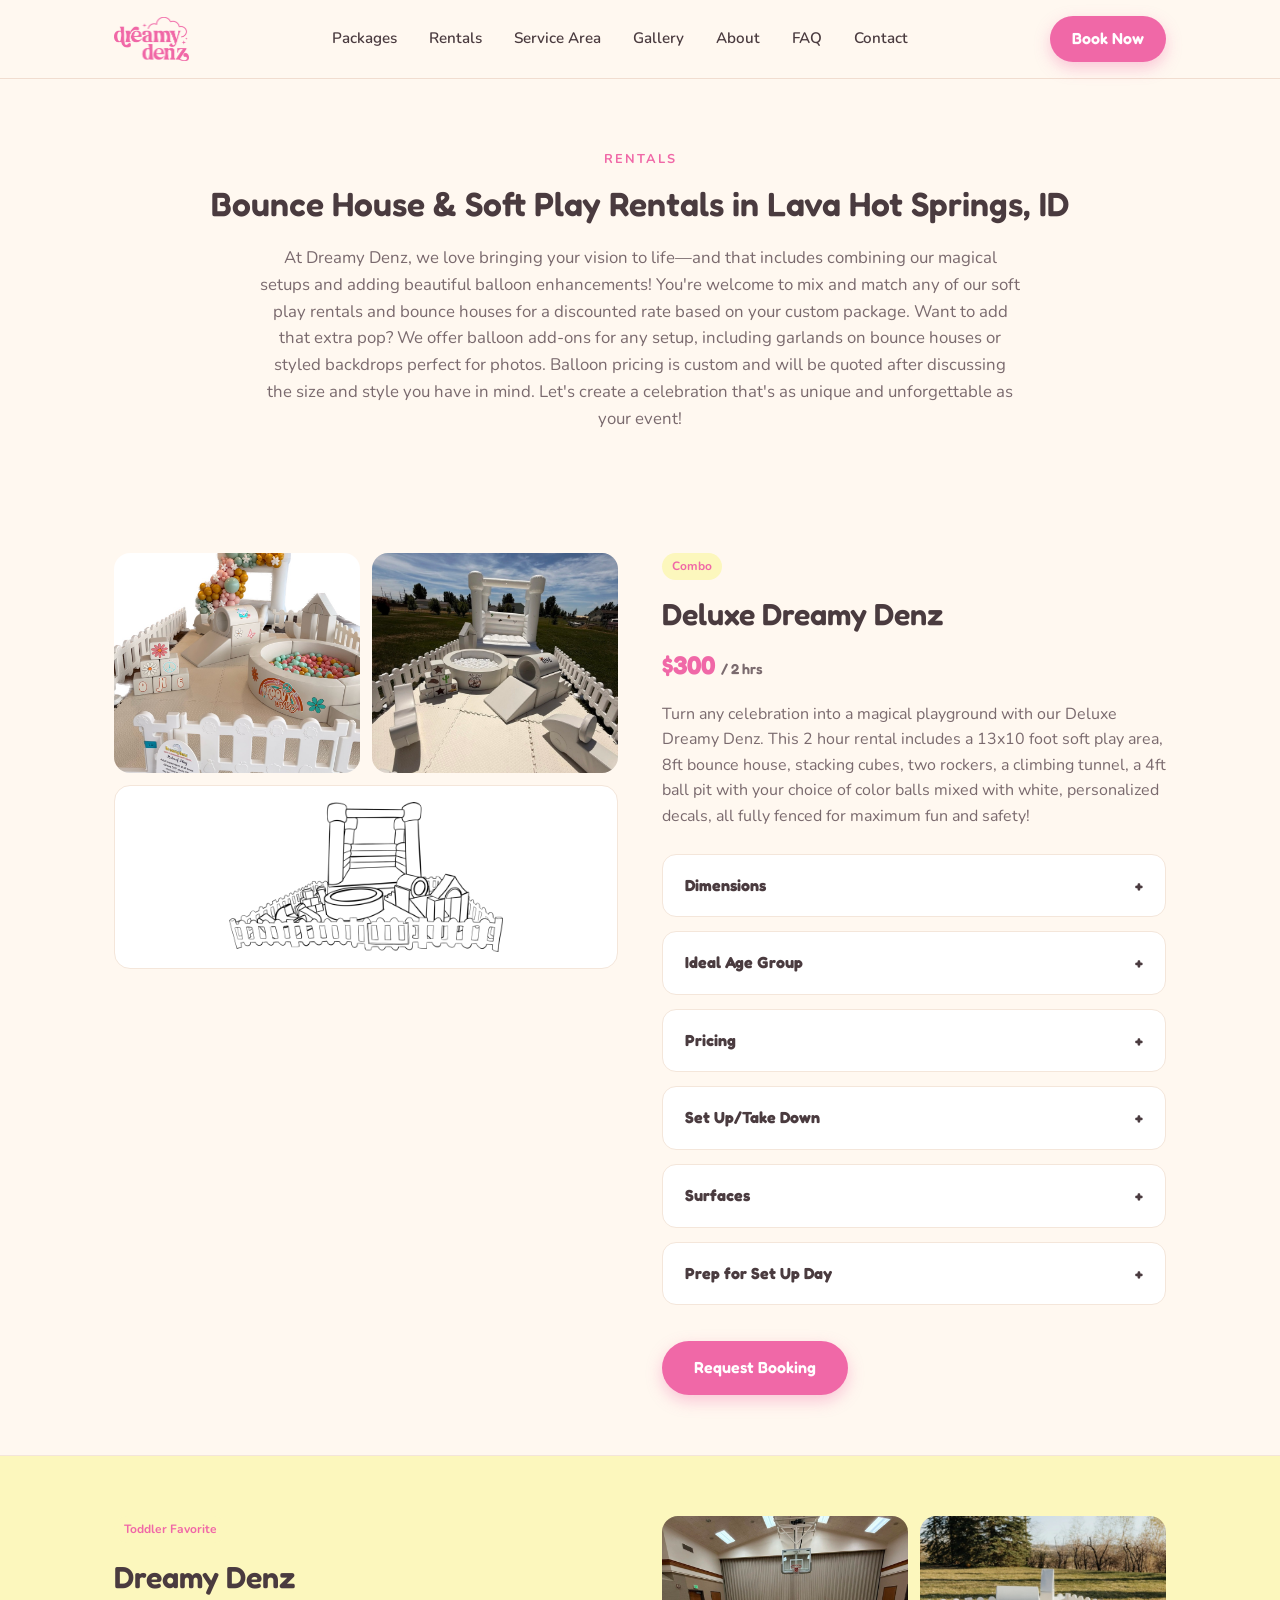
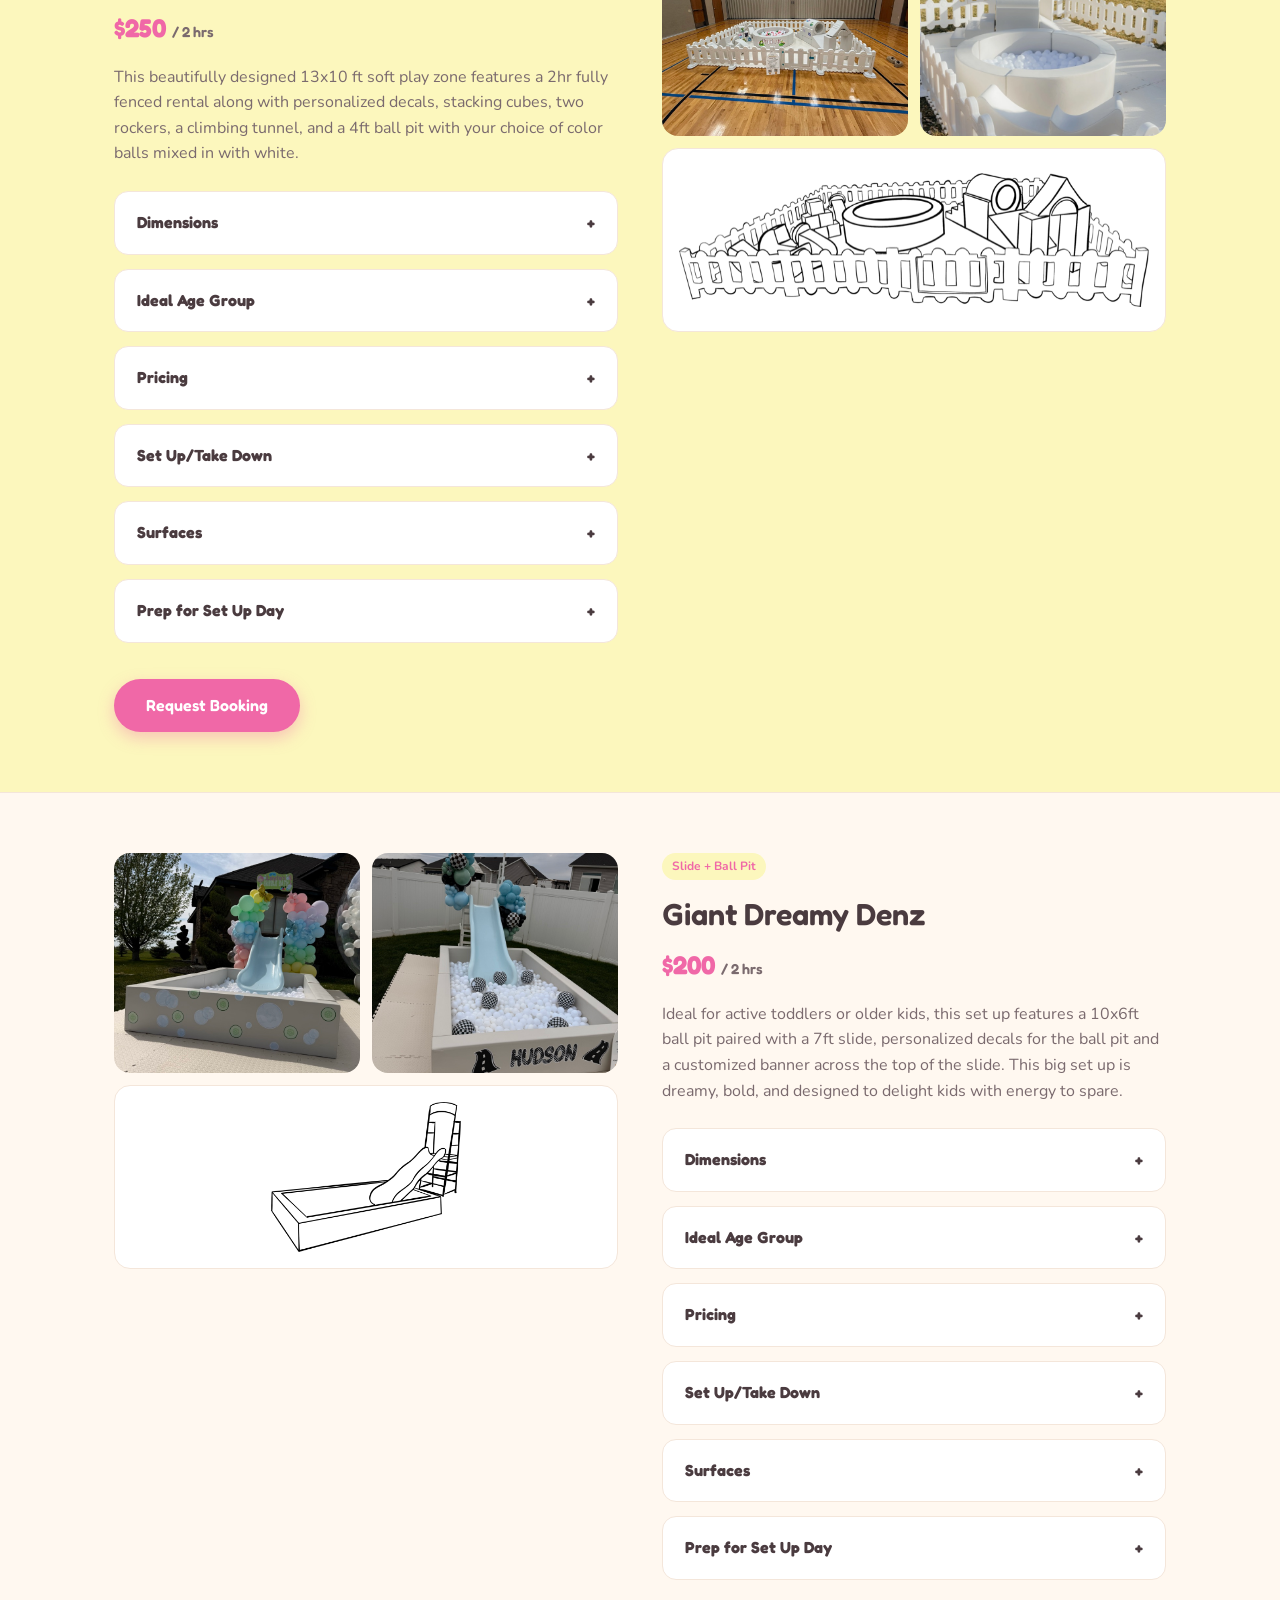
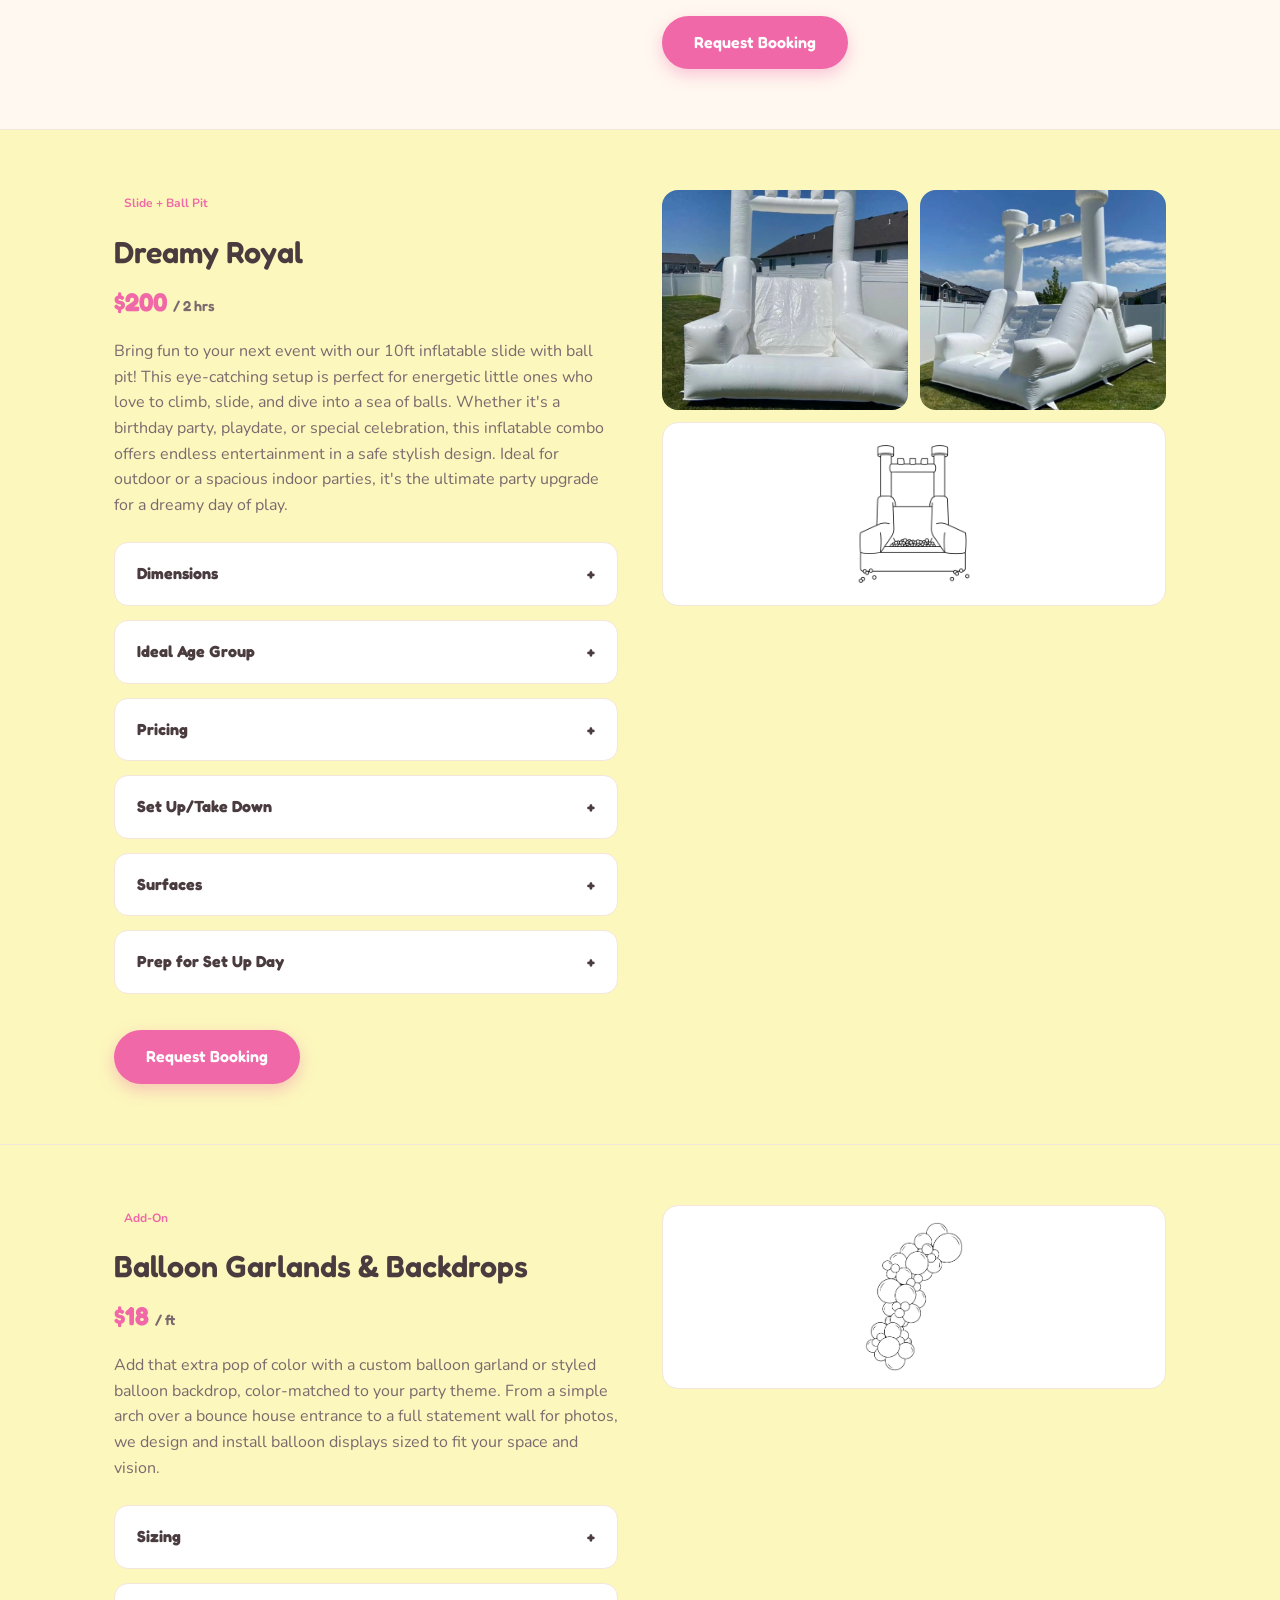
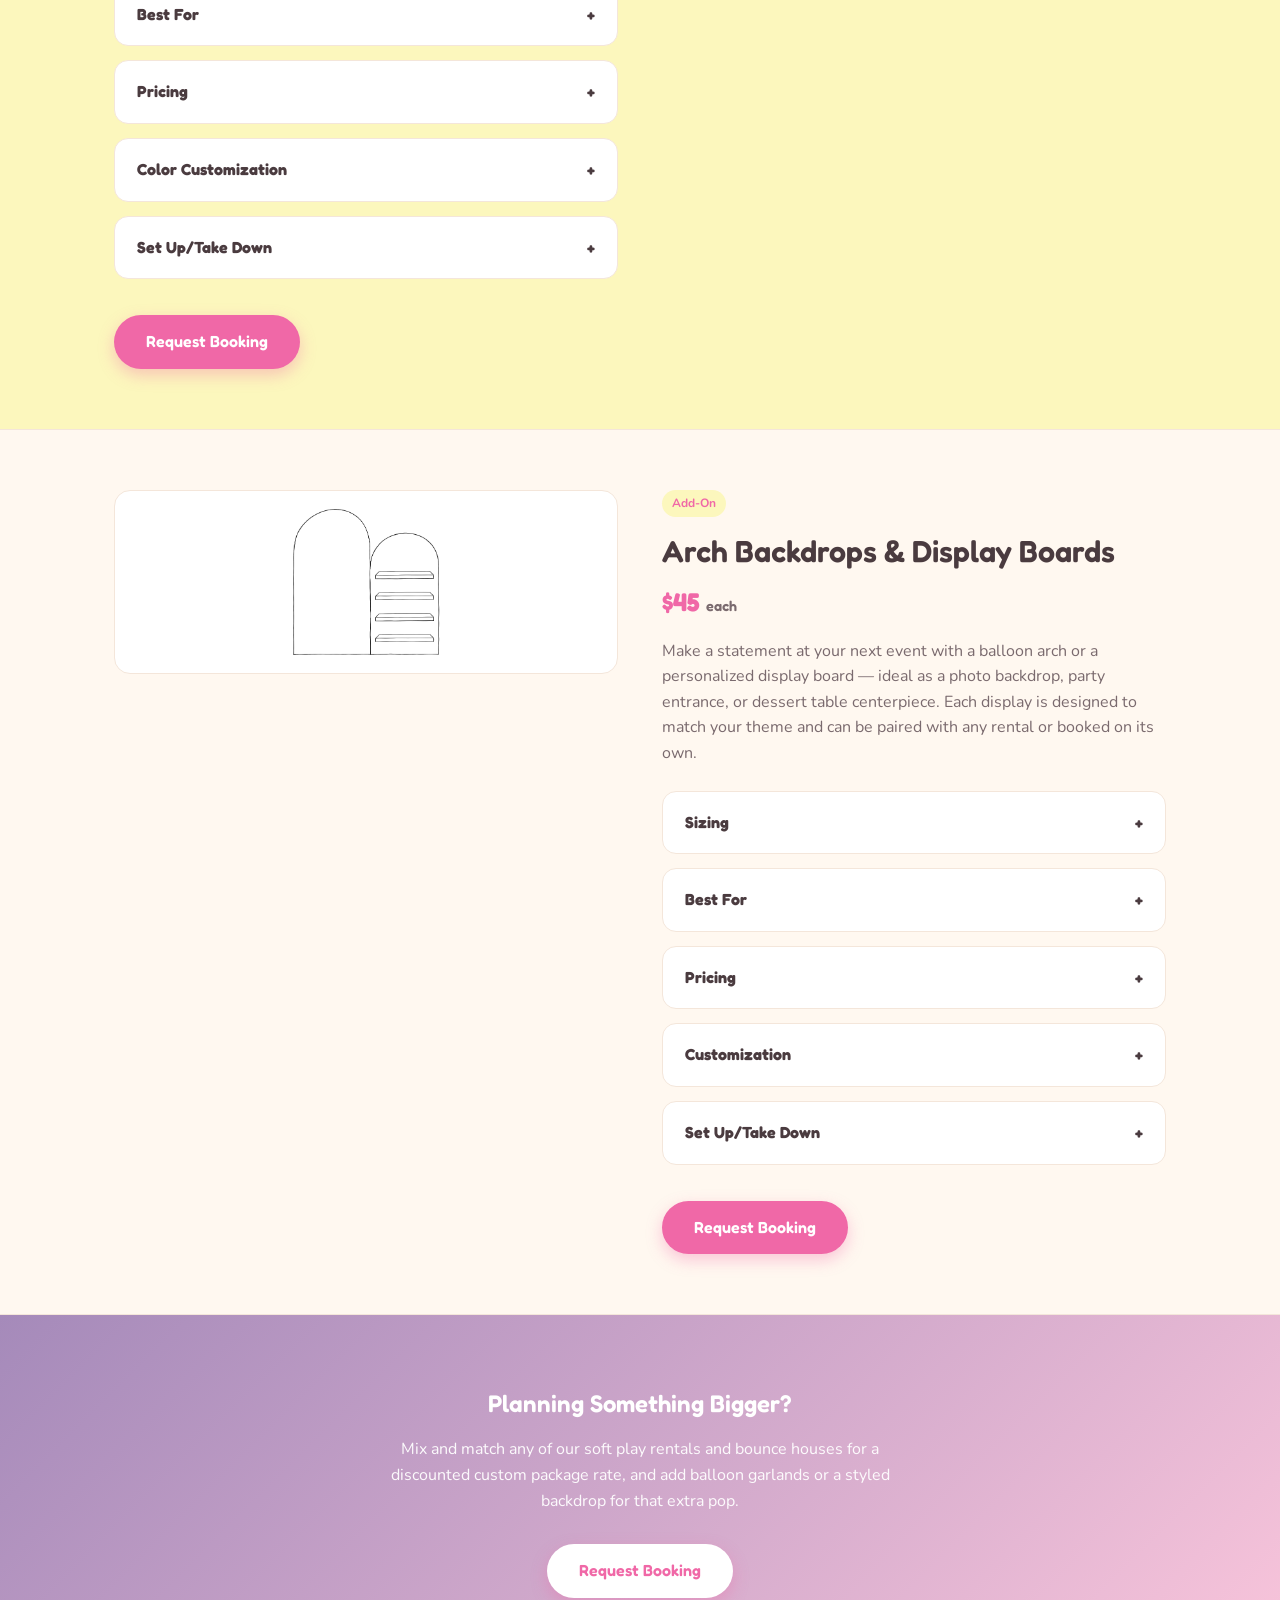
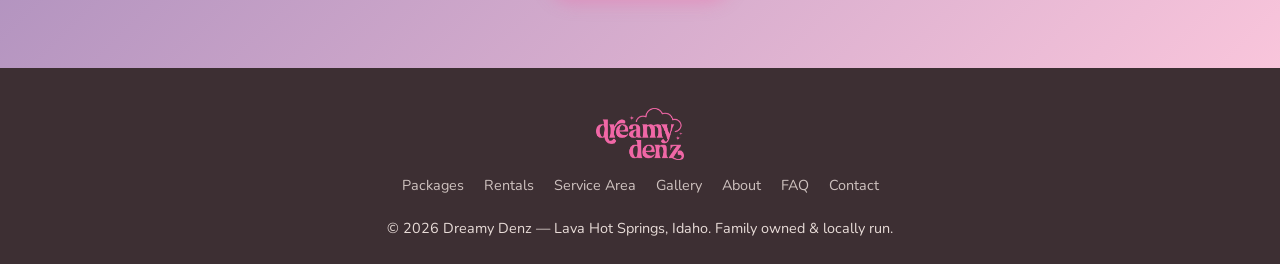
<file: rentals.html>
<!DOCTYPE html>
<html lang="en">
<head>
<meta charset="UTF-8">
<meta name="viewport" content="width=device-width, initial-scale=1.0">
<title>Bounce House &amp; Soft Play Rentals in Lava Hot Springs, ID | Dreamy Denz</title>
<meta name="description" content="Full details on Dreamy Denz's soft play, bounce house, and slide rentals in Lava Hot Springs, ID — dimensions, pricing, setup requirements, and more.">
<link rel="canonical" href="https://www.dreamydenz.org/rentals.html">

<link rel="icon" type="image/png" sizes="32x32" href="images/icons/favicon-32.png">
<link rel="icon" type="image/png" sizes="192x192" href="images/icons/icon-192.png">
<link rel="apple-touch-icon" href="images/icons/apple-touch-icon.png">

<meta property="og:type" content="website">
<meta property="og:site_name" content="Dreamy Denz">
<meta property="og:title" content="Bounce House & Soft Play Rentals in Lava Hot Springs, ID | Dreamy Denz">
<meta property="og:description" content="Full details on Dreamy Denz's soft play, bounce house, and slide rentals in Lava Hot Springs, ID — dimensions, pricing, setup requirements, and more.">
<meta property="og:url" content="https://www.dreamydenz.org/rentals.html">
<meta property="og:image" content="https://www.dreamydenz.org/images/og-image.jpg">
<meta property="og:image:width" content="1200">
<meta property="og:image:height" content="630">
<meta name="twitter:card" content="summary_large_image">
<meta name="twitter:title" content="Bounce House & Soft Play Rentals in Lava Hot Springs, ID | Dreamy Denz">
<meta name="twitter:description" content="Full details on Dreamy Denz's soft play, bounce house, and slide rentals in Lava Hot Springs, ID — dimensions, pricing, setup requirements, and more.">
<meta name="twitter:image" content="https://www.dreamydenz.org/images/og-image.jpg">

<link rel="preconnect" href="https://fonts.googleapis.com">
<link href="https://fonts.googleapis.com/css2?family=Fredoka:wght@500;600;700&family=Nunito:wght@400;600;700&display=swap" rel="stylesheet">
<link rel="stylesheet" href="css/style.css">
</head>
<body>

<header>
  <nav>
    <a href="index.html#top" class="logo"><img src="images/logo.png" alt="Dreamy Denz" width="1201" height="703"></a>
    <div class="nav-links">
      <a href="index.html#packages">Packages</a>
      <a href="rentals.html">Rentals</a>
      <a href="index.html#area">Service Area</a>
      <a href="index.html#gallery">Gallery</a>
      <a href="index.html#about">About</a>
      <a href="index.html#faq">FAQ</a>
      <a href="index.html#contact">Contact</a>
    </div>
    <a href="index.html#contact" class="btn nav-cta" style="padding:10px 22px;">Book Now</a>
    <button class="burger" aria-label="Toggle menu">☰</button>
  </nav>
  <div class="mobile-menu" id="mmenu">
    <a href="index.html#packages">Packages</a>
    <a href="rentals.html">Rentals</a>
    <a href="index.html#area">Service Area</a>
    <a href="index.html#gallery">Gallery</a>
    <a href="index.html#about">About</a>
    <a href="index.html#faq">FAQ</a>
    <a href="index.html#contact">Contact &amp; Booking</a>
  </div>
</header>

<section class="rentals-hero">
  <div class="container">
    <p class="section-label center">Rentals</p>
    <h1 class="section-title center">Bounce House &amp; Soft Play Rentals in Lava Hot Springs, ID</h1>
    <p class="section-sub center" style="max-width:760px;">At Dreamy Denz, we love bringing your vision to life—and that includes combining our magical setups and adding beautiful balloon enhancements! You're welcome to mix and match any of our soft play rentals and bounce houses for a discounted rate based on your custom package. Want to add that extra pop? We offer balloon add-ons for any setup, including garlands on bounce houses or styled backdrops perfect for photos. Balloon pricing is custom and will be quoted after discussing the size and style you have in mind. Let's create a celebration that's as unique and unforgettable as your event!</p>
  </div>
</section>

<section class="rental-item" id="deluxe">
  <div class="container rental-wrap">
    <div class="rental-gallery">
      <img src="images/rentals/deluxe-1.jpg" alt="Deluxe Dreamy Denz indoor soft play and bounce house combo" loading="lazy" width="936" height="1000">
      <img src="images/rentals/deluxe-2.jpg" alt="Deluxe Dreamy Denz outdoor rodeo-themed bounce house, soft play, and ball pit" loading="lazy" width="750" height="1000">
      <div class="diagram"><img src="images/rentals/deluxe-diagram.png" alt="Deluxe Dreamy Denz layout diagram" loading="lazy" width="700" height="382"></div>
    </div>
    <div class="rental-info">
      <span class="tag">Combo</span>
      <h2>Deluxe Dreamy Denz</h2>
      <p class="price">$300 <span>/ 2 hrs</span></p>
      <p class="desc">Turn any celebration into a magical playground with our Deluxe Dreamy Denz. This 2 hour rental includes a 13x10 foot soft play area, 8ft bounce house, stacking cubes, two rockers, a climbing tunnel, a 4ft ball pit with your choice of color balls mixed with white, personalized decals, all fully fenced for maximum fun and safety!</p>

      <div class="faq-item">
        <div class="faq-q">Dimensions <span class="faq-icon">+</span></div>
        <div class="faq-a">Soft play is 13x10ft, the bounce house is a separate 8x10 feet which can be separated or together in either side of the soft play area.</div>
      </div>
      <div class="faq-item">
        <div class="faq-q">Ideal Age Group <span class="faq-icon">+</span></div>
        <div class="faq-a">Ages 0-5</div>
      </div>
      <div class="faq-item">
        <div class="faq-q">Pricing <span class="faq-icon">+</span></div>
        <div class="faq-a">$300 for 2 Hour Rental</div>
      </div>
      <div class="faq-item">
        <div class="faq-q">Set Up/Take Down <span class="faq-icon">+</span></div>
        <div class="faq-a">Requires an hour and a half for set up and an hour for take down.</div>
      </div>
      <div class="faq-item">
        <div class="faq-q">Surfaces <span class="faq-icon">+</span></div>
        <div class="faq-a">We will need to know if the set up will be indoor/outdoor. If it will be on grass, concrete, carpet, etc. Unfortunately we cannot set up on gravel, dirt, rocks, or sand. This set up requires a flat, mostly level surface and a plug in outlet within 50-100ft.</div>
      </div>
      <div class="faq-item">
        <div class="faq-q">Prep for Set Up Day <span class="faq-icon">+</span></div>
        <div class="faq-a">To ensure a seamless set up process we kindly ask for you to clean any debris, furniture, toys, and pet waste. We also recommend shutting off sprinklers the night before if you have a sprinkler system as well as ensure a close spot for our trailer to where you want set up.</div>
      </div>

      <a href="index.html#contact" class="btn">Request Booking</a>
    </div>
  </div>
</section>

<section class="rental-item" id="dreamy-denz" style="background:var(--cream-2);">
  <div class="container rental-wrap reverse">
    <div class="rental-gallery">
      <img src="images/rentals/dreamy-denz-1.jpg" alt="Dreamy Denz indoor soft play set" loading="lazy" width="1000" height="750">
      <img src="images/rentals/dreamy-denz-2.jpg" alt="Dreamy Denz outdoor soft play set" loading="lazy" width="666" height="1000">
      <div class="diagram"><img src="images/rentals/dreamy-denz-diagram.png" alt="Dreamy Denz layout diagram" loading="lazy" width="700" height="200"></div>
    </div>
    <div class="rental-info">
      <span class="tag">Toddler Favorite</span>
      <h2>Dreamy Denz</h2>
      <p class="price">$250 <span>/ 2 hrs</span></p>
      <p class="desc">This beautifully designed 13x10 ft soft play zone features a 2hr fully fenced rental along with personalized decals, stacking cubes, two rockers, a climbing tunnel, and a 4ft ball pit with your choice of color balls mixed in with white.</p>

      <div class="faq-item">
        <div class="faq-q">Dimensions <span class="faq-icon">+</span></div>
        <div class="faq-a">13' x 10'</div>
      </div>
      <div class="faq-item">
        <div class="faq-q">Ideal Age Group <span class="faq-icon">+</span></div>
        <div class="faq-a">Ages 0-5</div>
      </div>
      <div class="faq-item">
        <div class="faq-q">Pricing <span class="faq-icon">+</span></div>
        <div class="faq-a">$250 for 2 Hour Rental</div>
      </div>
      <div class="faq-item">
        <div class="faq-q">Set Up/Take Down <span class="faq-icon">+</span></div>
        <div class="faq-a">Requires an hour and a half for set up and an hour for take down.</div>
      </div>
      <div class="faq-item">
        <div class="faq-q">Surfaces <span class="faq-icon">+</span></div>
        <div class="faq-a">We will need to know if the set up will be indoor/outdoor. If it will be on grass, concrete, carpet, etc. Unfortunately we cannot set up on gravel, dirt, rocks, or sand. This set up requires a flat, mostly level surface.</div>
      </div>
      <div class="faq-item">
        <div class="faq-q">Prep for Set Up Day <span class="faq-icon">+</span></div>
        <div class="faq-a">To ensure a seamless set up process we kindly ask for you to clean any debris, furniture, toys, and pet waste. We also recommend shutting off sprinklers the night before if you have a sprinkler system.</div>
      </div>

      <a href="index.html#contact" class="btn">Request Booking</a>
    </div>
  </div>
</section>

<section class="rental-item" id="giant">
  <div class="container rental-wrap">
    <div class="rental-gallery">
      <img src="images/gallery/bubble-bath-slide.jpg" alt="Giant Dreamy Denz bubble-themed ball pit and slide" loading="lazy" width="1000" height="750">
      <img src="images/gallery/race-car-ball-pit.jpg" alt="Giant Dreamy Denz race car-themed ball pit and slide" loading="lazy" width="1000" height="750">
      <div class="diagram"><img src="images/rentals/giant-diagram.png" alt="Giant Dreamy Denz layout diagram" loading="lazy" width="700" height="552"></div>
    </div>
    <div class="rental-info">
      <span class="tag">Slide + Ball Pit</span>
      <h2>Giant Dreamy Denz</h2>
      <p class="price">$200 <span>/ 2 hrs</span></p>
      <p class="desc">Ideal for active toddlers or older kids, this set up features a 10x6ft ball pit paired with a 7ft slide, personalized decals for the ball pit and a customized banner across the top of the slide. This big set up is dreamy, bold, and designed to delight kids with energy to spare.</p>

      <div class="faq-item">
        <div class="faq-q">Dimensions <span class="faq-icon">+</span></div>
        <div class="faq-a">15' x 9', slide is 12ft tall</div>
      </div>
      <div class="faq-item">
        <div class="faq-q">Ideal Age Group <span class="faq-icon">+</span></div>
        <div class="faq-a">Ages 2+</div>
      </div>
      <div class="faq-item">
        <div class="faq-q">Pricing <span class="faq-icon">+</span></div>
        <div class="faq-a">$200 for 2 Hour Rental</div>
      </div>
      <div class="faq-item">
        <div class="faq-q">Set Up/Take Down <span class="faq-icon">+</span></div>
        <div class="faq-a">Requires an hour and a half for set up and an hour for take down.</div>
      </div>
      <div class="faq-item">
        <div class="faq-q">Surfaces <span class="faq-icon">+</span></div>
        <div class="faq-a">We will need to know if the set up will be indoor/outdoor. If it will be on grass, concrete, carpet, etc. Unfortunately we cannot set up on gravel, dirt, rocks, or sand. This set up requires a flat, mostly level surface.</div>
      </div>
      <div class="faq-item">
        <div class="faq-q">Prep for Set Up Day <span class="faq-icon">+</span></div>
        <div class="faq-a">To ensure a seamless set up process we kindly ask for you to clean any debris, furniture, toys, and pet waste. We also recommend shutting off sprinklers the night before if you have a sprinkler system as well as ensure a close spot for our trailer to where you want set up.</div>
      </div>

      <a href="index.html#contact" class="btn">Request Booking</a>
    </div>
  </div>
</section>

<section class="rental-item" id="royal" style="background:var(--cream-2);">
  <div class="container rental-wrap reverse">
    <div class="rental-gallery">
      <img src="images/rentals/royal-1.jpg" alt="Dreamy Royal inflatable slide and ball pit" loading="lazy" width="791" height="1000">
      <img src="images/rentals/royal-2.jpg" alt="Dreamy Royal inflatable slide and ball pit, angled view" loading="lazy" width="793" height="1000">
      <div class="diagram"><img src="images/rentals/royal-diagram.png" alt="Dreamy Royal layout diagram" loading="lazy" width="700" height="700"></div>
    </div>
    <div class="rental-info">
      <span class="tag">Slide + Ball Pit</span>
      <h2>Dreamy Royal</h2>
      <p class="price">$200 <span>/ 2 hrs</span></p>
      <p class="desc">Bring fun to your next event with our 10ft inflatable slide with ball pit! This eye-catching setup is perfect for energetic little ones who love to climb, slide, and dive into a sea of balls. Whether it's a birthday party, playdate, or special celebration, this inflatable combo offers endless entertainment in a safe stylish design. Ideal for outdoor or a spacious indoor parties, it's the ultimate party upgrade for a dreamy day of play.</p>

      <div class="faq-item">
        <div class="faq-q">Dimensions <span class="faq-icon">+</span></div>
        <div class="faq-a">12ft long x 10ft tall x 10ft wide</div>
      </div>
      <div class="faq-item">
        <div class="faq-q">Ideal Age Group <span class="faq-icon">+</span></div>
        <div class="faq-a">Ages 3+</div>
      </div>
      <div class="faq-item">
        <div class="faq-q">Pricing <span class="faq-icon">+</span></div>
        <div class="faq-a">$200 for 2 Hour Rental</div>
      </div>
      <div class="faq-item">
        <div class="faq-q">Set Up/Take Down <span class="faq-icon">+</span></div>
        <div class="faq-a">Requires an hour for set up and take down.</div>
      </div>
      <div class="faq-item">
        <div class="faq-q">Surfaces <span class="faq-icon">+</span></div>
        <div class="faq-a">We will need to know if the set up will be indoor/outdoor. If it will be on grass, concrete, carpet, etc. Unfortunately we cannot set up on gravel, dirt, rocks, or sand. This set up requires a flat, mostly level surface and a plug in outlet within 50-100ft.</div>
      </div>
      <div class="faq-item">
        <div class="faq-q">Prep for Set Up Day <span class="faq-icon">+</span></div>
        <div class="faq-a">To ensure a seamless set up process we kindly ask for you to clean any debris, furniture, toys, and pet waste. We also recommend shutting off sprinklers the night before if you have a sprinkler system as well as ensure a close spot for our trailer to where you want set up.</div>
      </div>

      <a href="index.html#contact" class="btn">Request Booking</a>
    </div>
  </div>
</section>

<section class="rental-item" id="balloons" style="background:var(--cream-2);">
  <div class="container rental-wrap reverse">
    <div class="rental-gallery">
      <div class="diagram"><img src="images/rentals/balloon-diagram.png" alt="Balloon garland diagram" loading="lazy" width="945" height="1435"></div>
    </div>
    <div class="rental-info">
      <span class="tag">Add-On</span>
      <h2>Balloon Garlands &amp; Backdrops</h2>
      <p class="price">$18 <span>/ ft</span></p>
      <p class="desc">Add that extra pop of color with a custom balloon garland or styled balloon backdrop, color-matched to your party theme. From a simple arch over a bounce house entrance to a full statement wall for photos, we design and install balloon displays sized to fit your space and vision.</p>

      <div class="faq-item">
        <div class="faq-q">Sizing <span class="faq-icon">+</span></div>
        <div class="faq-a">Garlands and backdrops are custom-sized to your space — let us know the area you'd like covered and we'll recommend a length.</div>
      </div>
      <div class="faq-item">
        <div class="faq-q">Best For <span class="faq-icon">+</span></div>
        <div class="faq-a">Adding a pop of color to any bounce house or soft play rental, or as a standalone backdrop for photos and dessert tables.</div>
      </div>
      <div class="faq-item">
        <div class="faq-q">Pricing <span class="faq-icon">+</span></div>
        <div class="faq-a">$18 per foot. Final pricing is quoted after we discuss the size, style, and color palette you have in mind.</div>
      </div>
      <div class="faq-item">
        <div class="faq-q">Color Customization <span class="faq-icon">+</span></div>
        <div class="faq-a">Tell us your party colors or theme and we'll design a matching garland — any palette works.</div>
      </div>
      <div class="faq-item">
        <div class="faq-q">Set Up/Take Down <span class="faq-icon">+</span></div>
        <div class="faq-a">Installed same day as your rental delivery, or on its own for standalone bookings. Outdoor displays typically hold up for 1-3 days depending on weather.</div>
      </div>

      <a href="index.html#contact" class="btn">Request Booking</a>
    </div>
  </div>
</section>

<section class="rental-item" id="arch-display">
  <div class="container rental-wrap">
    <div class="rental-gallery">
      <div class="diagram"><img src="images/rentals/arch-diagram.png" alt="Arch backdrop and display board diagram" loading="lazy" width="930" height="928"></div>
    </div>
    <div class="rental-info">
      <span class="tag">Add-On</span>
      <h2>Arch Backdrops &amp; Display Boards</h2>
      <p class="price">$45 <span>each</span></p>
      <p class="desc">Make a statement at your next event with a balloon arch or a personalized display board — ideal as a photo backdrop, party entrance, or dessert table centerpiece. Each display is designed to match your theme and can be paired with any rental or booked on its own.</p>

      <div class="faq-item">
        <div class="faq-q">Sizing <span class="faq-icon">+</span></div>
        <div class="faq-a">Arches and boards are sized to fit your space — let us know your preferred spot and we'll recommend dimensions.</div>
      </div>
      <div class="faq-item">
        <div class="faq-q">Best For <span class="faq-icon">+</span></div>
        <div class="faq-a">Photo backdrops, party entrances, dessert tables, and welcome displays.</div>
      </div>
      <div class="faq-item">
        <div class="faq-q">Pricing <span class="faq-icon">+</span></div>
        <div class="faq-a">$45 each — the arch and the display board are priced separately. Get both for $80.</div>
      </div>
      <div class="faq-item">
        <div class="faq-q">Customization <span class="faq-icon">+</span></div>
        <div class="faq-a">Personalized with names, ages, or theme colors on request.</div>
      </div>
      <div class="faq-item">
        <div class="faq-q">Set Up/Take Down <span class="faq-icon">+</span></div>
        <div class="faq-a">Delivered, set up, and styled on-site — typically installed alongside your rental delivery.</div>
      </div>

      <a href="index.html#contact" class="btn">Request Booking</a>
    </div>
  </div>
</section>

<section class="cta-band" id="contact">
  <div class="container">
    <h2>Planning Something Bigger?</h2>
    <p>Mix and match any of our soft play rentals and bounce houses for a discounted custom package rate, and add balloon garlands or a styled backdrop for that extra pop.</p>
    <a href="index.html#contact" class="btn" style="background:#fff;color:var(--pink-dark);">Request Booking</a>
  </div>
</section>

<footer>
  <div class="container">
    <img class="footer-logo" src="images/logo.png" alt="Dreamy Denz" width="1201" height="703">
    <div class="footer-links">
      <a href="index.html#packages">Packages</a>
      <a href="rentals.html">Rentals</a>
      <a href="index.html#area">Service Area</a>
      <a href="index.html#gallery">Gallery</a>
      <a href="index.html#about">About</a>
      <a href="index.html#faq">FAQ</a>
      <a href="index.html#contact">Contact</a>
    </div>
    <p>&copy; 2026 Dreamy Denz — Lava Hot Springs, Idaho. Family owned &amp; locally run.</p>
  </div>
</footer>

<script src="js/main.js"></script>
</body>
</html>
</file>
<file: css/style.css>
:root{
  --pink:#f9c5db;      /* Bubblegum */
  --pink-dark:#f068a7; /* Blossom */
  --lavender:#a58aba;  /* Lavender */
  --sky:#ddf1ef;       /* Breeze */
  --cream:#fff8f0;
  --cream-2:#fcf7bd;   /* Lemonade */
  --text:#4a3b3f;
  --text-light:#7a6a6e;
}
*{box-sizing:border-box;margin:0;padding:0;}
body{
  font-family:'Nunito',sans-serif;
  color:var(--text);
  background:var(--cream);
  line-height:1.6;
}
h1,h2,h3,h4{font-family:'Fredoka',sans-serif;font-weight:600;}
a{text-decoration:none;color:inherit;}
img{max-width:100%;display:block;}
.container{max-width:1100px;margin:0 auto;padding:0 24px;}
.btn{
  display:inline-block;
  background:var(--pink-dark);
  color:#fff;
  padding:14px 32px;
  border-radius:50px;
  font-family:'Fredoka',sans-serif;
  font-weight:600;
  font-size:1rem;
  transition:transform .15s ease, box-shadow .15s ease;
  box-shadow:0 6px 16px rgba(240,104,167,.35);
}
.btn:hover{transform:translateY(-2px);}
.btn-outline{
  background:transparent;
  border:2px solid #fff;
  color:#fff;
  box-shadow:none;
}
.section-label{
  text-transform:uppercase;
  letter-spacing:2px;
  font-size:.8rem;
  font-weight:700;
  color:var(--pink-dark);
  margin-bottom:8px;
}
.section-title{font-size:2.1rem;margin-bottom:14px;}
.section-sub{color:var(--text-light);max-width:620px;margin-bottom:40px;font-size:1.05rem;}
.center{text-align:center;margin-left:auto;margin-right:auto;}

/* HEADER */
header{
  position:sticky;top:0;z-index:50;
  background:rgba(255,248,240,.92);
  backdrop-filter:blur(6px);
  border-bottom:1px solid #f1ddd0;
}
nav{
  display:flex;align-items:center;justify-content:space-between;
  padding:16px 24px;max-width:1100px;margin:0 auto;
}
.logo{
  font-family:'Fredoka',sans-serif;font-size:1.5rem;font-weight:700;
  color:var(--pink-dark);display:flex;align-items:center;gap:8px;
}
.logo img{height:44px;width:auto;display:block;}
.nav-links{display:none;gap:28px;font-weight:600;font-size:.95rem;}
.nav-links a{padding:6px 2px;border-bottom:2px solid transparent;transition:border-color .15s;}
.nav-links a:hover{border-color:var(--pink-dark);}
@media(min-width:820px){.nav-links{display:flex;}}
.nav-cta{display:none;}
@media(min-width:820px){.nav-cta{display:inline-block;}}
.burger{display:block;font-size:1.6rem;background:none;border:none;cursor:pointer;color:var(--pink-dark);}
@media(min-width:820px){.burger{display:none;}}
.mobile-menu{
  display:none;flex-direction:column;gap:2px;
  background:var(--cream);border-top:1px solid #f1ddd0;
}
.mobile-menu.open{display:flex;}
.mobile-menu a{padding:14px 24px;font-weight:600;border-bottom:1px solid #f1ddd0;}

/* HERO */
.hero{
  background:
    linear-gradient(135deg,rgba(249,197,219,.85) 0%,rgba(165,138,186,.85) 55%,rgba(221,241,239,.85) 100%),
    url('../images/hero.jpg') center 30%/cover no-repeat;
  color:#fff;padding:90px 0 110px;text-align:center;position:relative;overflow:hidden;
}
.hero::after{
  content:"";position:absolute;bottom:-2px;left:0;right:0;height:60px;
  background:var(--cream);
  clip-path:polygon(0 100%,100% 100%,100% 0,0 100%);
}
.hero h1{font-size:2.8rem;margin-bottom:18px;text-shadow:0 3px 12px rgba(0,0,0,.12);}
.hero p{font-size:1.2rem;max-width:600px;margin:0 auto 32px;opacity:.96;}
.hero-btns{display:flex;gap:16px;justify-content:center;flex-wrap:wrap;}
@media(max-width:600px){.hero h1{font-size:2.1rem;}}

/* BADGES STRIP */
.badges{
  display:flex;flex-wrap:wrap;gap:20px;justify-content:center;
  padding:36px 24px 10px;font-weight:700;color:var(--text-light);font-size:.95rem;
}
.badges span{background:var(--cream-2);padding:10px 18px;border-radius:30px;}

section{padding:70px 0;}

/* PACKAGES */
.cards{display:grid;grid-template-columns:repeat(auto-fit,minmax(250px,1fr));gap:24px;}
.card{
  background:#fff;border-radius:20px;padding:30px 26px;position:relative;
  box-shadow:0 10px 30px rgba(74,59,63,.08);
  border:1px solid #f4e6da;display:flex;flex-direction:column;
}
.card.featured{border:2px solid var(--pink-dark);}
.card.featured::before{
  content:"MOST POPULAR";position:absolute;top:-13px;left:50%;transform:translateX(-50%);
  background:var(--pink-dark);color:#fff;font-size:.7rem;font-weight:700;
  padding:5px 14px;border-radius:20px;letter-spacing:1px;
}
.card-img{
  height:130px;border-radius:14px;margin-bottom:18px;overflow:visible;
  display:flex;align-items:center;justify-content:center;font-size:2.4rem;
}
.card-img img{height:155px;width:auto;object-fit:contain;}
.c1{background:var(--pink);}
.c2{background:var(--lavender);}
.c3{background:var(--sky);}
.c4{background:#ffc266;}
.c5{background:var(--pink-dark);}
.c6{background:linear-gradient(135deg,#cdecea,#a9d8d4);}
.card{transition:transform .15s ease, box-shadow .15s ease;}
.card:hover{transform:translateY(-4px);box-shadow:0 14px 34px rgba(74,59,63,.14);}
.card h3{font-size:1.25rem;margin-bottom:4px;}
.card .price{
  font-family:'Fredoka',sans-serif;color:var(--pink-dark);font-size:1.6rem;font-weight:700;margin:8px 0 12px;
}
.card .price span{font-size:.9rem;color:var(--text-light);font-weight:600;}
.card p{color:var(--text-light);font-size:.95rem;flex-grow:1;}
.card .tag{
  display:inline-block;background:var(--cream-2);color:var(--pink-dark);
  font-size:.75rem;font-weight:700;padding:4px 10px;border-radius:20px;margin-bottom:10px;width:fit-content;
}

.custom-note{
  background:var(--cream-2);border-radius:20px;padding:30px;margin-top:30px;text-align:center;
}
.custom-note h3{margin-bottom:8px;}
.custom-note p{color:var(--text-light);margin-bottom:18px;}

/* SERVICE AREA */
.area-wrap{
  display:grid;grid-template-columns:1fr 1fr;gap:44px;align-items:center;
}
@media(max-width:760px){.area-wrap{grid-template-columns:1fr;}}
.area-map{
  background:linear-gradient(135deg,var(--sky),var(--lavender));
  border-radius:20px;height:280px;display:flex;align-items:center;justify-content:center;
  color:#fff;font-family:'Fredoka',sans-serif;font-size:1.1rem;text-align:center;padding:20px;
}
.area-list{list-style:none;}
.area-list li{
  padding:14px 0;border-bottom:1px solid #f1ddd0;display:flex;justify-content:space-between;gap:12px;
}
.area-list li strong{color:var(--pink-dark);}

/* GALLERY */
.gallery-grid{display:grid;grid-template-columns:repeat(auto-fit,minmax(220px,1fr));gap:16px;}
.gallery-item{
  height:220px;border-radius:16px;overflow:hidden;
}
.gallery-item img{width:100%;height:100%;object-fit:cover;display:block;transition:transform .25s ease;}
.gallery-item:hover img{transform:scale(1.05);}

/* ABOUT */
.about-wrap{
  display:grid;grid-template-columns:1fr 1fr;gap:44px;align-items:center;
}
@media(max-width:760px){.about-wrap{grid-template-columns:1fr;}}
.about-photo{
  border-radius:20px;height:300px;overflow:hidden;
}
.about-photo img{width:100%;height:100%;object-fit:cover;display:block;}

/* FAQ */
.faq-item{
  background:#fff;border:1px solid #f4e6da;border-radius:14px;margin-bottom:14px;overflow:hidden;
}
.faq-q{
  padding:18px 22px;font-weight:700;cursor:pointer;display:flex;justify-content:space-between;align-items:center;
  font-family:'Fredoka',sans-serif;
}
.faq-a{padding:0 22px;max-height:0;overflow:hidden;transition:max-height .25s ease, padding .25s ease;color:var(--text-light);}
.faq-item.open .faq-a{padding:0 22px 18px;max-height:300px;}
.faq-icon{transition:transform .2s;}
.faq-item.open .faq-icon{transform:rotate(45deg);}

/* RENTALS PAGE */
.rentals-hero{padding:70px 0 20px;}
.rental-item{padding:60px 0;border-bottom:1px solid #f4e6da;}
.rental-item:last-of-type{border-bottom:none;}
.rental-wrap{display:grid;grid-template-columns:1fr 1fr;gap:44px;align-items:start;}
@media(max-width:760px){.rental-wrap{grid-template-columns:1fr;}}
.rental-wrap.reverse .rental-gallery{order:2;}
.rental-wrap.reverse .rental-info{order:1;}
.rental-gallery{display:grid;grid-template-columns:1fr 1fr;gap:12px;}
.rental-gallery img{border-radius:16px;height:220px;object-fit:cover;width:100%;}
.rental-gallery .diagram{
  grid-column:span 2;background:#fff;border:1px solid #f4e6da;border-radius:16px;
  padding:16px;display:flex;align-items:center;justify-content:center;
}
.rental-gallery .diagram img{height:150px;width:auto;object-fit:contain;border-radius:0;}
.rental-info h2{font-size:1.9rem;margin-bottom:6px;}
.rental-info .tag{
  display:inline-block;background:var(--cream-2);color:var(--pink-dark);
  font-size:.75rem;font-weight:700;padding:4px 10px;border-radius:20px;margin-bottom:10px;
}
.rental-info .price{
  font-family:'Fredoka',sans-serif;color:var(--pink-dark);font-size:1.6rem;font-weight:700;margin:6px 0 16px;
}
.rental-info .price span{font-size:.9rem;color:var(--text-light);font-weight:600;}
.rental-info .desc{color:var(--text-light);margin-bottom:24px;}
.rental-info .btn{margin-top:22px;}

/* CONTACT / BOOK */
.cta-band{
  background:linear-gradient(135deg,var(--lavender),var(--pink));
  color:#fff;text-align:center;padding:70px 0;
}
.cta-band h2{margin-bottom:14px;}
.cta-band p{max-width:520px;margin:0 auto 30px;opacity:.95;}
.contact-grid{
  display:grid;grid-template-columns:repeat(auto-fit,minmax(220px,1fr));gap:24px;margin-top:36px;
}
.contact-card{
  background:rgba(255,255,255,.15);border-radius:16px;padding:24px;
  border:1px solid rgba(255,255,255,.3);
}
.contact-card h4{margin-bottom:6px;font-size:1rem;}
.contact-card p{opacity:.9;font-size:.95rem;}
.contact-card a{text-decoration:underline;text-underline-offset:3px;}

/* BOOKING FORM (Dubsado embed) */
.dubsado-embed{
  background:#fff;border-radius:20px;padding:16px;margin:0 auto;max-width:640px;
  box-shadow:0 10px 30px rgba(74,59,63,.12);
}
.dubsado-embed iframe{width:100%;border:none;border-radius:12px;display:block;}

footer{
  background:#3d2f33;color:#e8dcd8;padding:40px 0 24px;text-align:center;font-size:.9rem;
}
.footer-logo{height:52px;width:auto;margin:0 auto 14px;}
.footer-links{display:flex;gap:20px;justify-content:center;margin-bottom:20px;flex-wrap:wrap;}
.footer-links a{opacity:.85;}
.footer-links a:hover{opacity:1;}
</file>
